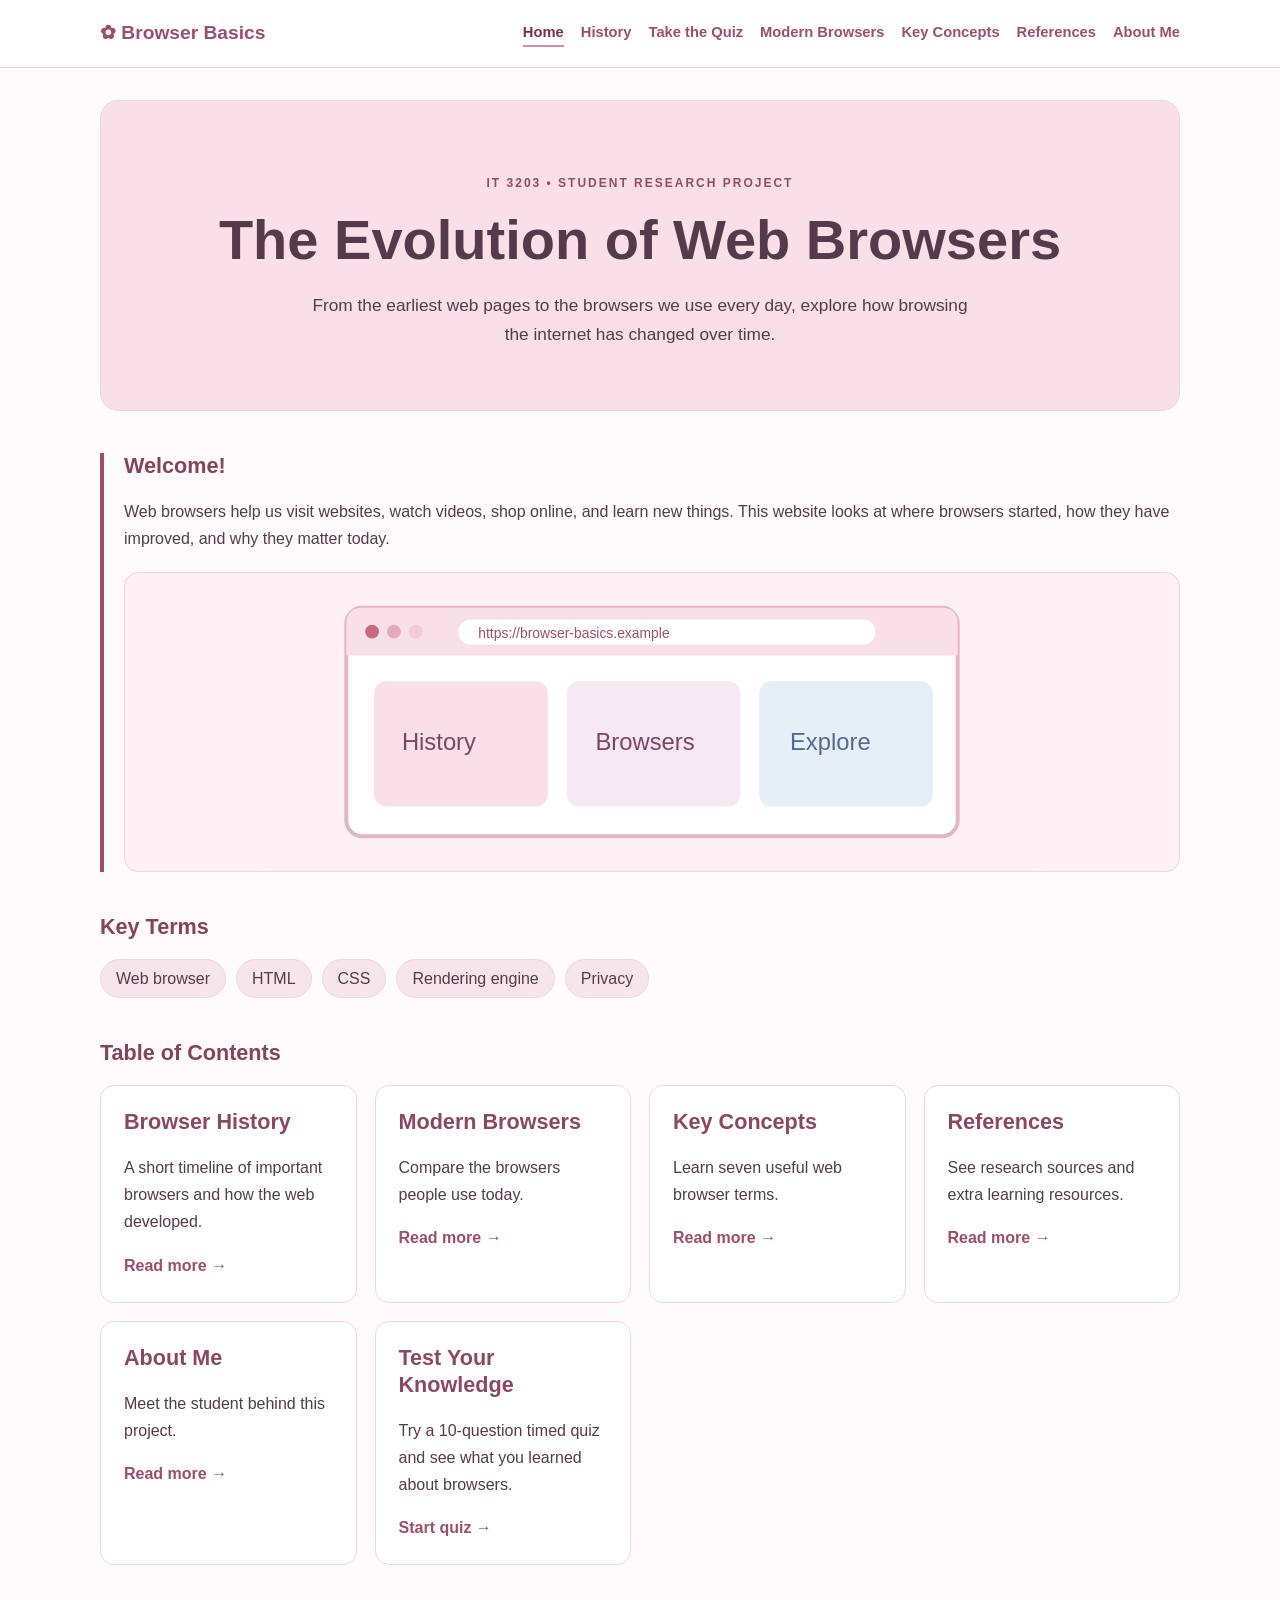
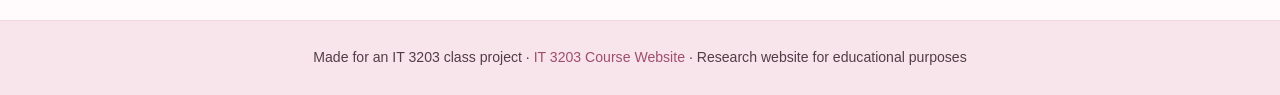
<file: index.html>
<!DOCTYPE html>

<html lang="en">
<head>
<meta charset="utf-8"/>
<meta content="width=device-width, initial-scale=1.0" name="viewport"/>
<meta content="A student research website about the evolution of web browsers." name="description"/>
<title>Home | The Evolution of Web Browsers</title>
<link href="style.css" rel="stylesheet"/>
</head>
<body>
<!-- Shared header and navigation appear on every page. -->
<header class="site-header"><div class="container header-inner"><a class="brand" href="index.html">✿ Browser Basics</a><nav aria-label="Main navigation"><a aria-current="page" href="index.html">Home</a>
<a href="history.html">History</a>
<a href="quiz.html">Take the Quiz</a><a href="modern.html">Modern Browsers</a>
<a href="concepts.html">Key Concepts</a>
<a href="references.html">References</a>
<a href="about.html">About Me</a></nav></div></header>
<main class="container"><section class="hero"><p class="eyebrow">IT 3203 • Student Research Project</p><h1>The Evolution of Web Browsers</h1><p class="hero-text">From the earliest web pages to the browsers we use every day, explore how browsing the internet has changed over time.</p></section><section class="section" id="welcome-section"><h2>Welcome!</h2><p>Web browsers help us visit websites, watch videos, shop online, and learn new things. This website looks at where browsers started, how they have improved, and why they matter today.</p><img alt="Illustration of a browser window with a search bar and colorful cards" class="feature-image" src="images/browser-illustration.svg"/></section><section class="section"><h2>Key Terms</h2><ul class="tag-list"><li>Web browser</li><li>HTML</li><li>CSS</li><li>Rendering engine</li><li>Privacy</li></ul></section><section class="section"><h2>Table of Contents</h2><div class="card-grid"><article class="card"><h2>Browser History</h2><p>A short timeline of important browsers and how the web developed.</p><a href="history.html">Read more →</a></article><article class="card"><h2>Modern Browsers</h2><p>Compare the browsers people use today.</p><a href="modern.html">Read more →</a></article><article class="card"><h2>Key Concepts</h2><p>Learn seven useful web browser terms.</p><a href="concepts.html">Read more →</a></article><article class="card"><h2>References</h2><p>See research sources and extra learning resources.</p><a href="references.html">Read more →</a></article><article class="card"><h2>About Me</h2><p>Meet the student behind this project.</p><a href="about.html">Read more →</a></article><article class="card"><h2>Test Your Knowledge</h2><p>Try a 10-question timed quiz and see what you learned about browsers.</p><a href="quiz.html">Start quiz →</a></article></div></section></main>
<!-- Required course credit and link. -->
<footer class="site-footer"><div class="container">Made for an IT 3203 class project · <a href="https://ksuweb.github.io/IT3203/">IT 3203 Course Website</a> · Research website for educational purposes</div></footer>
</body>
</html>
</file>
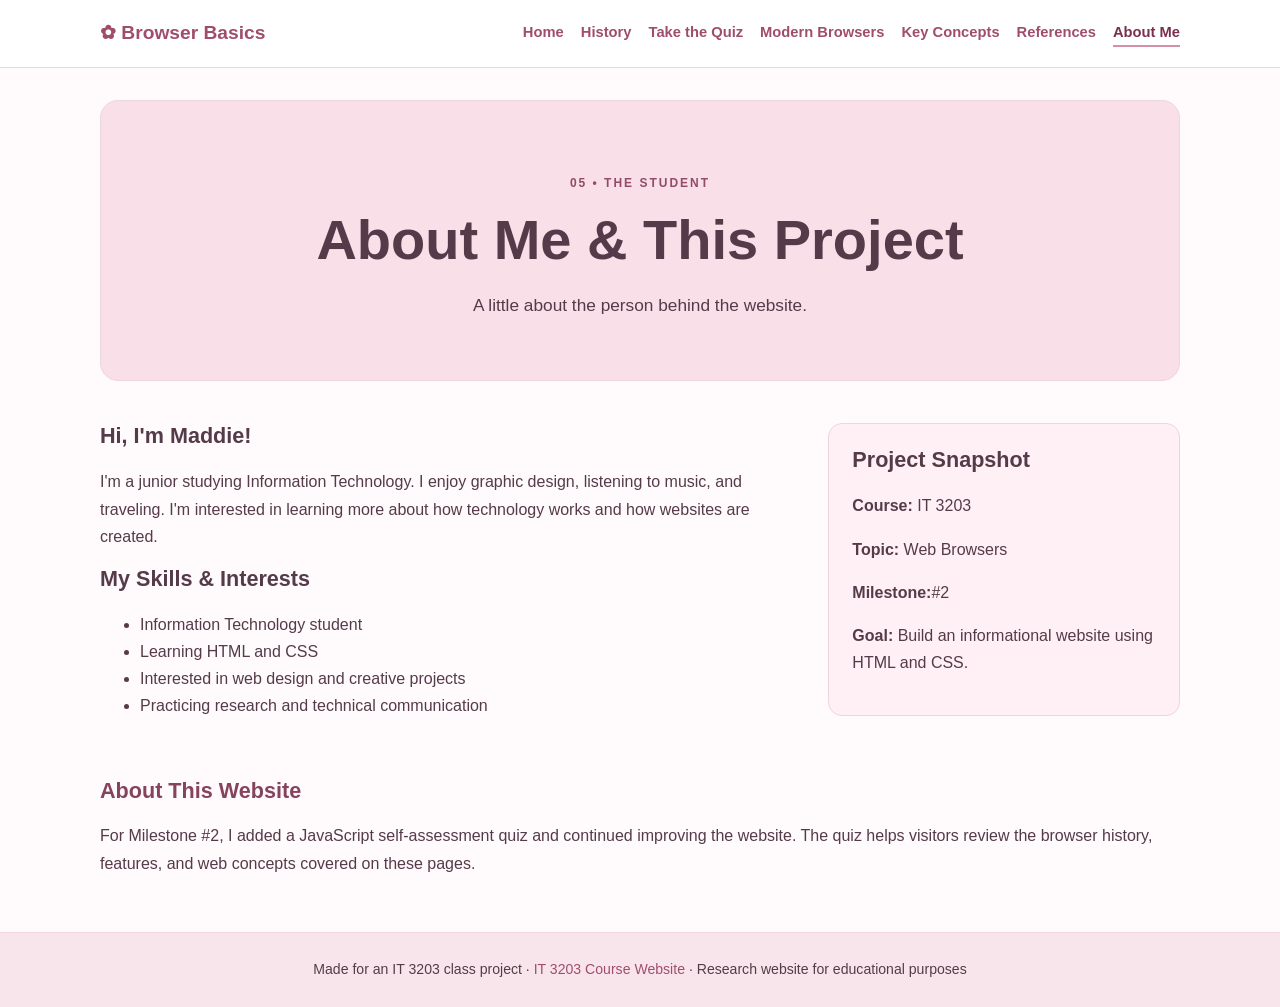
<file: about.html>
<!DOCTYPE html>

<html lang="en">
<head>
<meta charset="utf-8"/>
<meta content="width=device-width, initial-scale=1.0" name="viewport"/>
<meta content="A student research website about the evolution of web browsers." name="description"/>
<title>About Me | The Evolution of Web Browsers</title>
<link href="style.css" rel="stylesheet"/>
</head>
<body>
<!-- Shared header and navigation appear on every page. -->
<header class="site-header"><div class="container header-inner"><a class="brand" href="index.html">✿ Browser Basics</a><nav aria-label="Main navigation"><a href="index.html">Home</a>
<a href="history.html">History</a>
<a href="quiz.html">Take the Quiz</a><a href="modern.html">Modern Browsers</a>
<a href="concepts.html">Key Concepts</a>
<a href="references.html">References</a>
<a aria-current="page" href="about.html">About Me</a></nav></div></header>
<main class="container"><section class="hero"><p class="eyebrow">05 • THE STUDENT</p><h1>About Me &amp; This Project</h1><p class="hero-text">A little about the person behind the website.</p></section><section class="section about-layout"><div><h2>Hi, I'm Maddie!</h2><p>I'm a junior studying Information Technology. I enjoy graphic design, listening to music, and traveling. I'm interested in learning more about how technology works and how websites are created.</p><h2>My Skills &amp; Interests</h2><ul><li>Information Technology student</li><li>Learning HTML and CSS</li><li>Interested in web design and creative projects</li><li>Practicing research and technical communication</li></ul></div><aside class="about-card"><h2>Project Snapshot</h2><p><strong>Course:</strong> IT 3203</p><p><strong>Topic:</strong> Web Browsers</p><p><strong>Milestone:</strong>#2</p><p><strong>Goal:</strong> Build an informational website using HTML and CSS.</p></aside></section><section class="section"><h2>About This Website</h2><p>For Milestone #2, I added a JavaScript self-assessment quiz and continued improving the website. The quiz helps visitors review the browser history, features, and web concepts covered on these pages.</p></section></main>
<!-- Required course credit and link. -->
<footer class="site-footer"><div class="container">Made for an IT 3203 class project · <a href="https://ksuweb.github.io/IT3203/">IT 3203 Course Website</a> · Research website for educational purposes</div></footer>
</body>
</html>
</file>
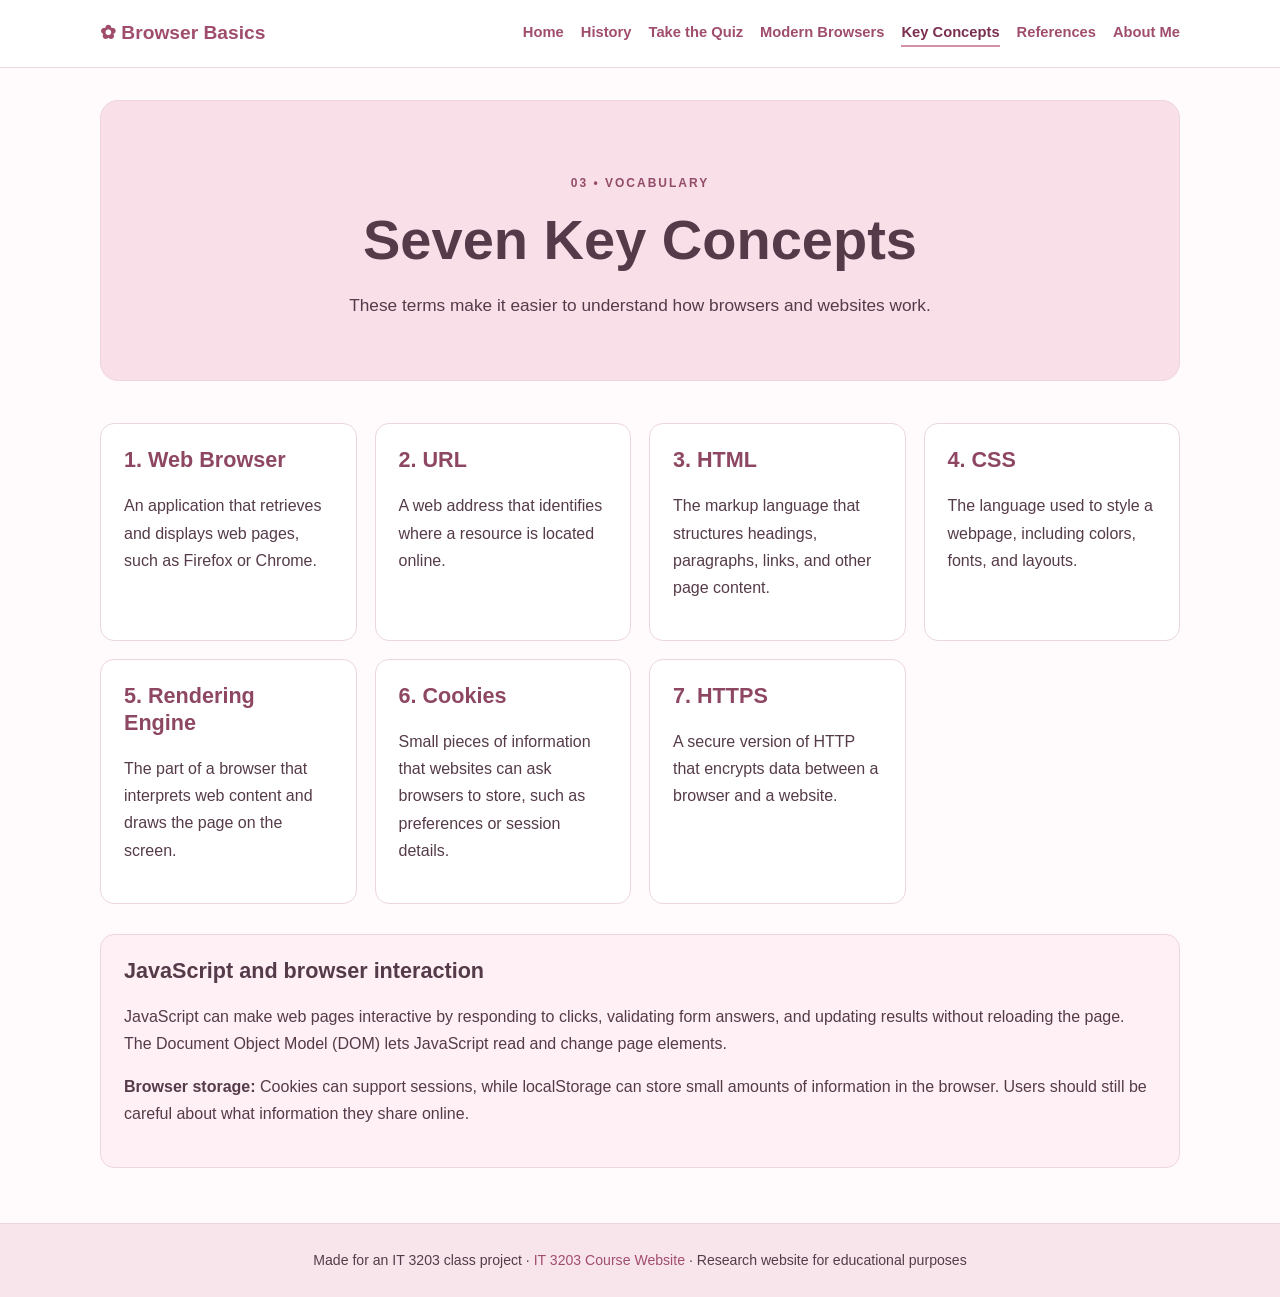
<file: concepts.html>
<!DOCTYPE html>

<html lang="en">
<head>
<meta charset="utf-8"/>
<meta content="width=device-width, initial-scale=1.0" name="viewport"/>
<meta content="A student research website about the evolution of web browsers." name="description"/>
<title>Key Concepts | The Evolution of Web Browsers</title>
<link href="style.css" rel="stylesheet"/>
</head>
<body>
<!-- Shared header and navigation appear on every page. -->
<header class="site-header"><div class="container header-inner"><a class="brand" href="index.html">✿ Browser Basics</a><nav aria-label="Main navigation"><a href="index.html">Home</a>
<a href="history.html">History</a>
<a href="quiz.html">Take the Quiz</a><a href="modern.html">Modern Browsers</a>
<a aria-current="page" href="concepts.html">Key Concepts</a>
<a href="references.html">References</a>
<a href="about.html">About Me</a></nav></div></header>
<main class="container"><section class="hero"><p class="eyebrow">03 • VOCABULARY</p><h1>Seven Key Concepts</h1><p class="hero-text">These terms make it easier to understand how browsers and websites work.</p></section><section class="section"><div class="concept-grid"><article class="concept"><h2>1. Web Browser</h2><p>An application that retrieves and displays web pages, such as Firefox or Chrome.</p></article><article class="concept"><h2>2. URL</h2><p>A web address that identifies where a resource is located online.</p></article><article class="concept"><h2>3. HTML</h2><p>The markup language that structures headings, paragraphs, links, and other page content.</p></article><article class="concept"><h2>4. CSS</h2><p>The language used to style a webpage, including colors, fonts, and layouts.</p></article><article class="concept"><h2>5. Rendering Engine</h2><p>The part of a browser that interprets web content and draws the page on the screen.</p></article><article class="concept"><h2>6. Cookies</h2><p>Small pieces of information that websites can ask browsers to store, such as preferences or session details.</p></article><article class="concept"><h2>7. HTTPS</h2><p>A secure version of HTTP that encrypts data between a browser and a website.</p></article></div><div class="note"><h2>JavaScript and browser interaction</h2><p>JavaScript can make web pages interactive by responding to clicks, validating form answers, and updating results without reloading the page. The Document Object Model (DOM) lets JavaScript read and change page elements.</p><p><strong>Browser storage:</strong> Cookies can support sessions, while localStorage can store small amounts of information in the browser. Users should still be careful about what information they share online.</p></div></section></main>
<!-- Required course credit and link. -->
<footer class="site-footer"><div class="container">Made for an IT 3203 class project · <a href="https://ksuweb.github.io/IT3203/">IT 3203 Course Website</a> · Research website for educational purposes</div></footer>
</body>
</html>
</file>
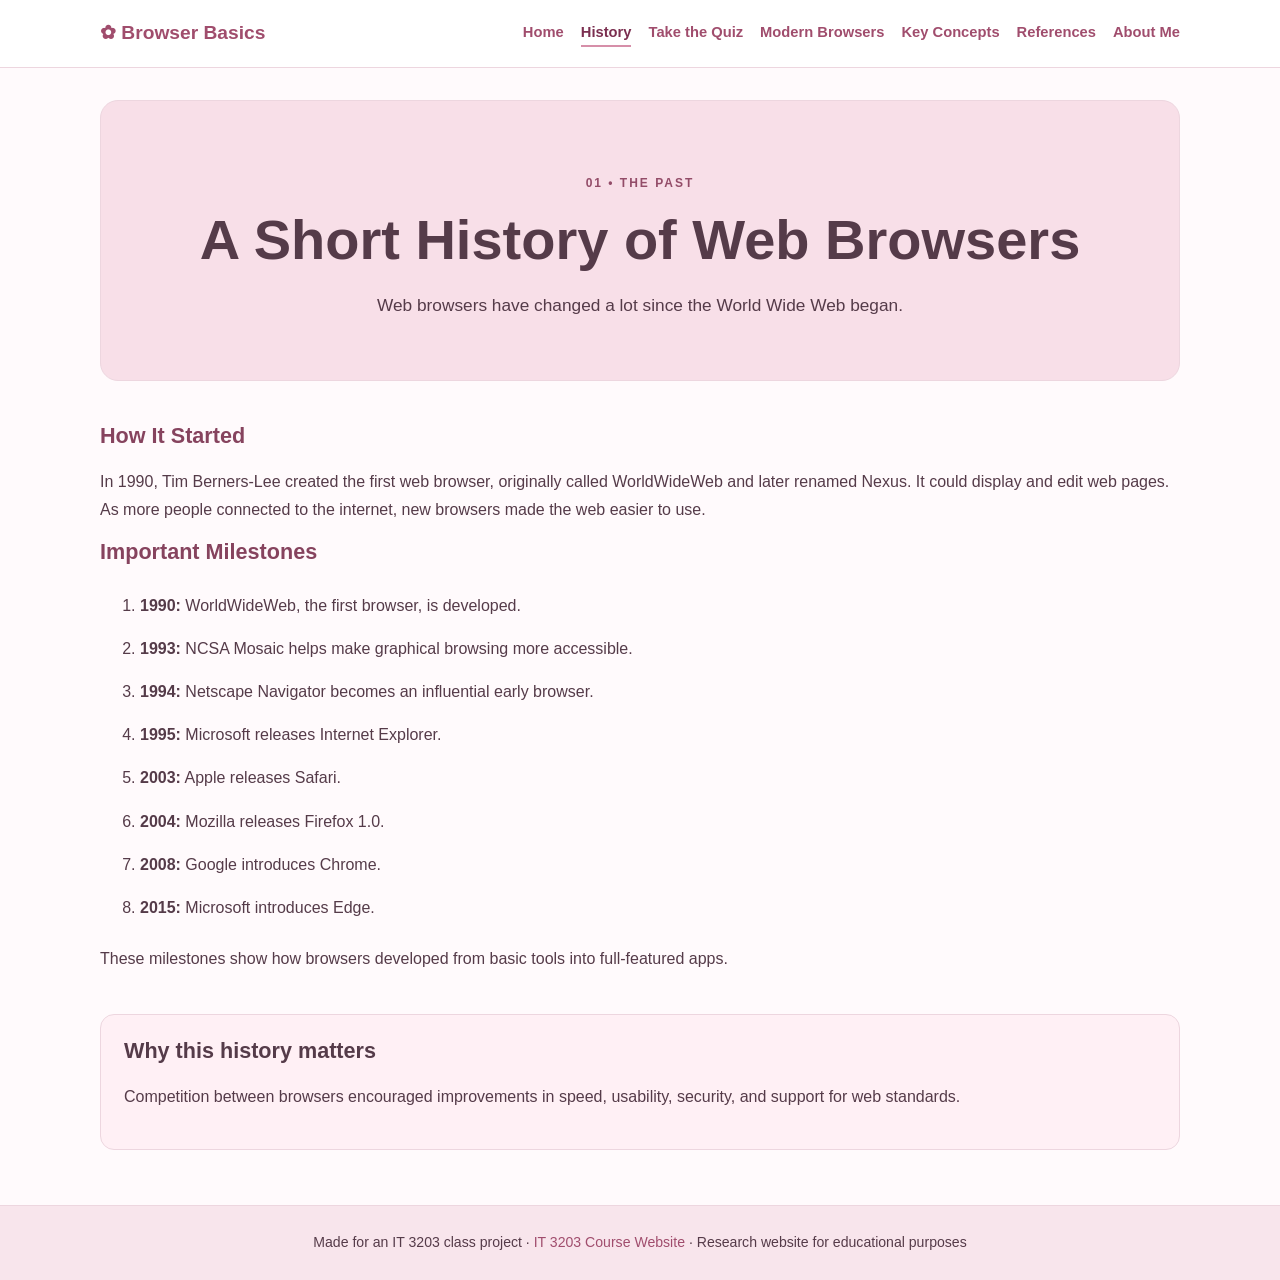
<file: history.html>
<!DOCTYPE html>

<html lang="en">
<head>
<meta charset="utf-8"/>
<meta content="width=device-width, initial-scale=1.0" name="viewport"/>
<meta content="A student research website about the evolution of web browsers." name="description"/>
<title>Browser History | The Evolution of Web Browsers</title>
<link href="style.css" rel="stylesheet"/>
</head>
<body>
<!-- Shared header and navigation appear on every page. -->
<header class="site-header"><div class="container header-inner"><a class="brand" href="index.html">✿ Browser Basics</a><nav aria-label="Main navigation"><a href="index.html">Home</a>
<a aria-current="page" href="history.html">History</a>
<a href="quiz.html">Take the Quiz</a><a href="modern.html">Modern Browsers</a>
<a href="concepts.html">Key Concepts</a>
<a href="references.html">References</a>
<a href="about.html">About Me</a></nav></div></header>
<main class="container"><section class="hero"><p class="eyebrow">01 • THE PAST</p><h1>A Short History of Web Browsers</h1><p class="hero-text">Web browsers have changed a lot since the World Wide Web began.</p></section><section class="section"><h2>How It Started</h2><p>In 1990, Tim Berners-Lee created the first web browser, originally called WorldWideWeb and later renamed Nexus. It could display and edit web pages. As more people connected to the internet, new browsers made the web easier to use.</p><h2>Important Milestones</h2><ol class="timeline"><li><strong>1990:</strong> WorldWideWeb, the first browser, is developed.</li><li><strong>1993:</strong> NCSA Mosaic helps make graphical browsing more accessible.</li><li><strong>1994:</strong> Netscape Navigator becomes an influential early browser.</li><li><strong>1995:</strong> Microsoft releases Internet Explorer.</li><li><strong>2003:</strong> Apple releases Safari.</li><li><strong>2004:</strong> Mozilla releases Firefox 1.0.</li><li><strong>2008:</strong> Google introduces Chrome.</li><li><strong>2015:</strong> Microsoft introduces Edge.</li></ol><p>These milestones show how browsers developed from basic tools into full-featured apps.</p></section><section class="note"><h2>Why this history matters</h2><p>Competition between browsers encouraged improvements in speed, usability, security, and support for web standards.</p></section></main>
<!-- Required course credit and link. -->
<footer class="site-footer"><div class="container">Made for an IT 3203 class project · <a href="https://ksuweb.github.io/IT3203/">IT 3203 Course Website</a> · Research website for educational purposes</div></footer>
</body>
</html>
</file>
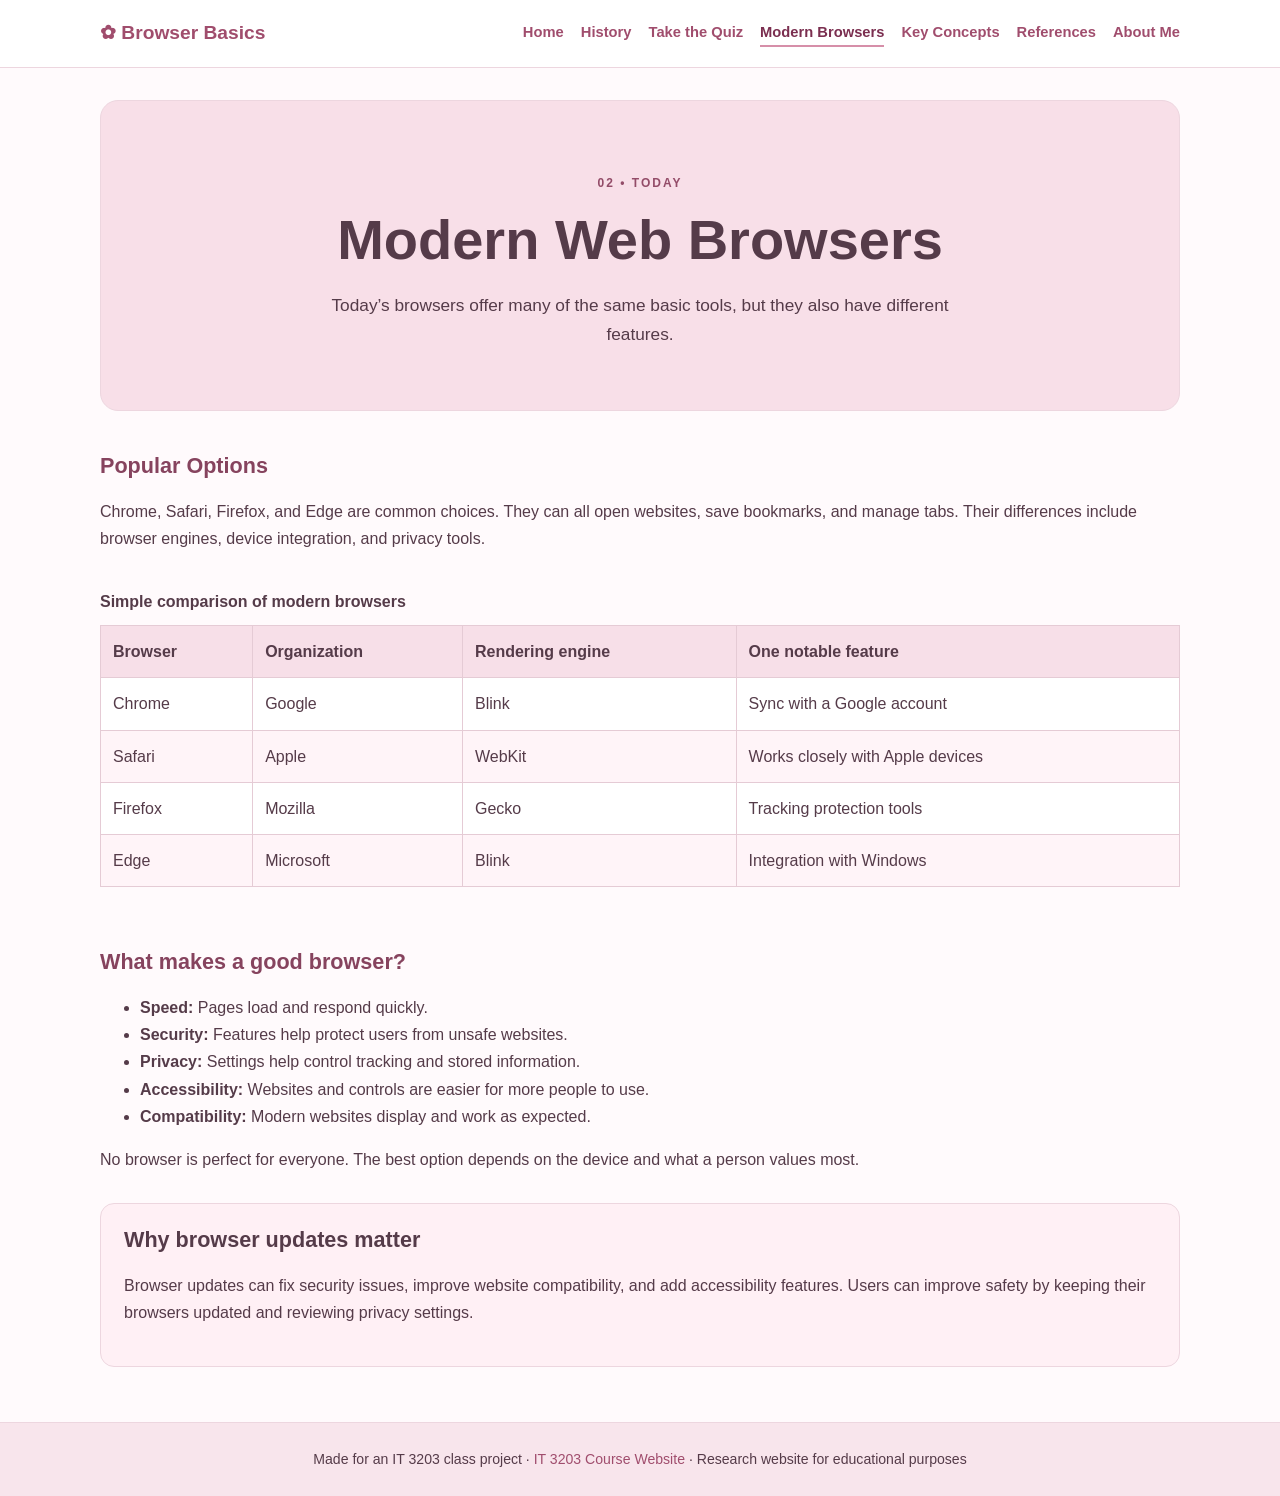
<file: modern.html>
<!DOCTYPE html>

<html lang="en">
<head>
<meta charset="utf-8"/>
<meta content="width=device-width, initial-scale=1.0" name="viewport"/>
<meta content="A student research website about the evolution of web browsers." name="description"/>
<title>Modern Browsers | The Evolution of Web Browsers</title>
<link href="style.css" rel="stylesheet"/>
</head>
<body>
<!-- Shared header and navigation appear on every page. -->
<header class="site-header"><div class="container header-inner"><a class="brand" href="index.html">✿ Browser Basics</a><nav aria-label="Main navigation"><a href="index.html">Home</a>
<a href="history.html">History</a>
<a href="quiz.html">Take the Quiz</a><a aria-current="page" href="modern.html">Modern Browsers</a>
<a href="concepts.html">Key Concepts</a>
<a href="references.html">References</a>
<a href="about.html">About Me</a></nav></div></header>
<main class="container"><section class="hero"><p class="eyebrow">02 • TODAY</p><h1>Modern Web Browsers</h1><p class="hero-text">Today’s browsers offer many of the same basic tools, but they also have different features.</p></section><section class="section"><h2>Popular Options</h2><p>Chrome, Safari, Firefox, and Edge are common choices. They can all open websites, save bookmarks, and manage tabs. Their differences include browser engines, device integration, and privacy tools.</p><div class="table-wrap"><table><caption>Simple comparison of modern browsers</caption><thead><tr><th>Browser</th><th>Organization</th><th>Rendering engine</th><th>One notable feature</th></tr></thead><tbody><tr><td>Chrome</td><td>Google</td><td>Blink</td><td>Sync with a Google account</td></tr><tr><td>Safari</td><td>Apple</td><td>WebKit</td><td>Works closely with Apple devices</td></tr><tr><td>Firefox</td><td>Mozilla</td><td>Gecko</td><td>Tracking protection tools</td></tr><tr><td>Edge</td><td>Microsoft</td><td>Blink</td><td>Integration with Windows</td></tr></tbody></table></div></section><section class="section"><h2>What makes a good browser?</h2><ul><li><strong>Speed:</strong> Pages load and respond quickly.</li><li><strong>Security:</strong> Features help protect users from unsafe websites.</li><li><strong>Privacy:</strong> Settings help control tracking and stored information.</li><li><strong>Accessibility:</strong> Websites and controls are easier for more people to use.</li><li><strong>Compatibility:</strong> Modern websites display and work as expected.</li></ul><p>No browser is perfect for everyone. The best option depends on the device and what a person values most.</p><div class="note"><h2>Why browser updates matter</h2><p>Browser updates can fix security issues, improve website compatibility, and add accessibility features. Users can improve safety by keeping their browsers updated and reviewing privacy settings.</p></div></section></main>
<!-- Required course credit and link. -->
<footer class="site-footer"><div class="container">Made for an IT 3203 class project · <a href="https://ksuweb.github.io/IT3203/">IT 3203 Course Website</a> · Research website for educational purposes</div></footer>
</body>
</html>
</file>
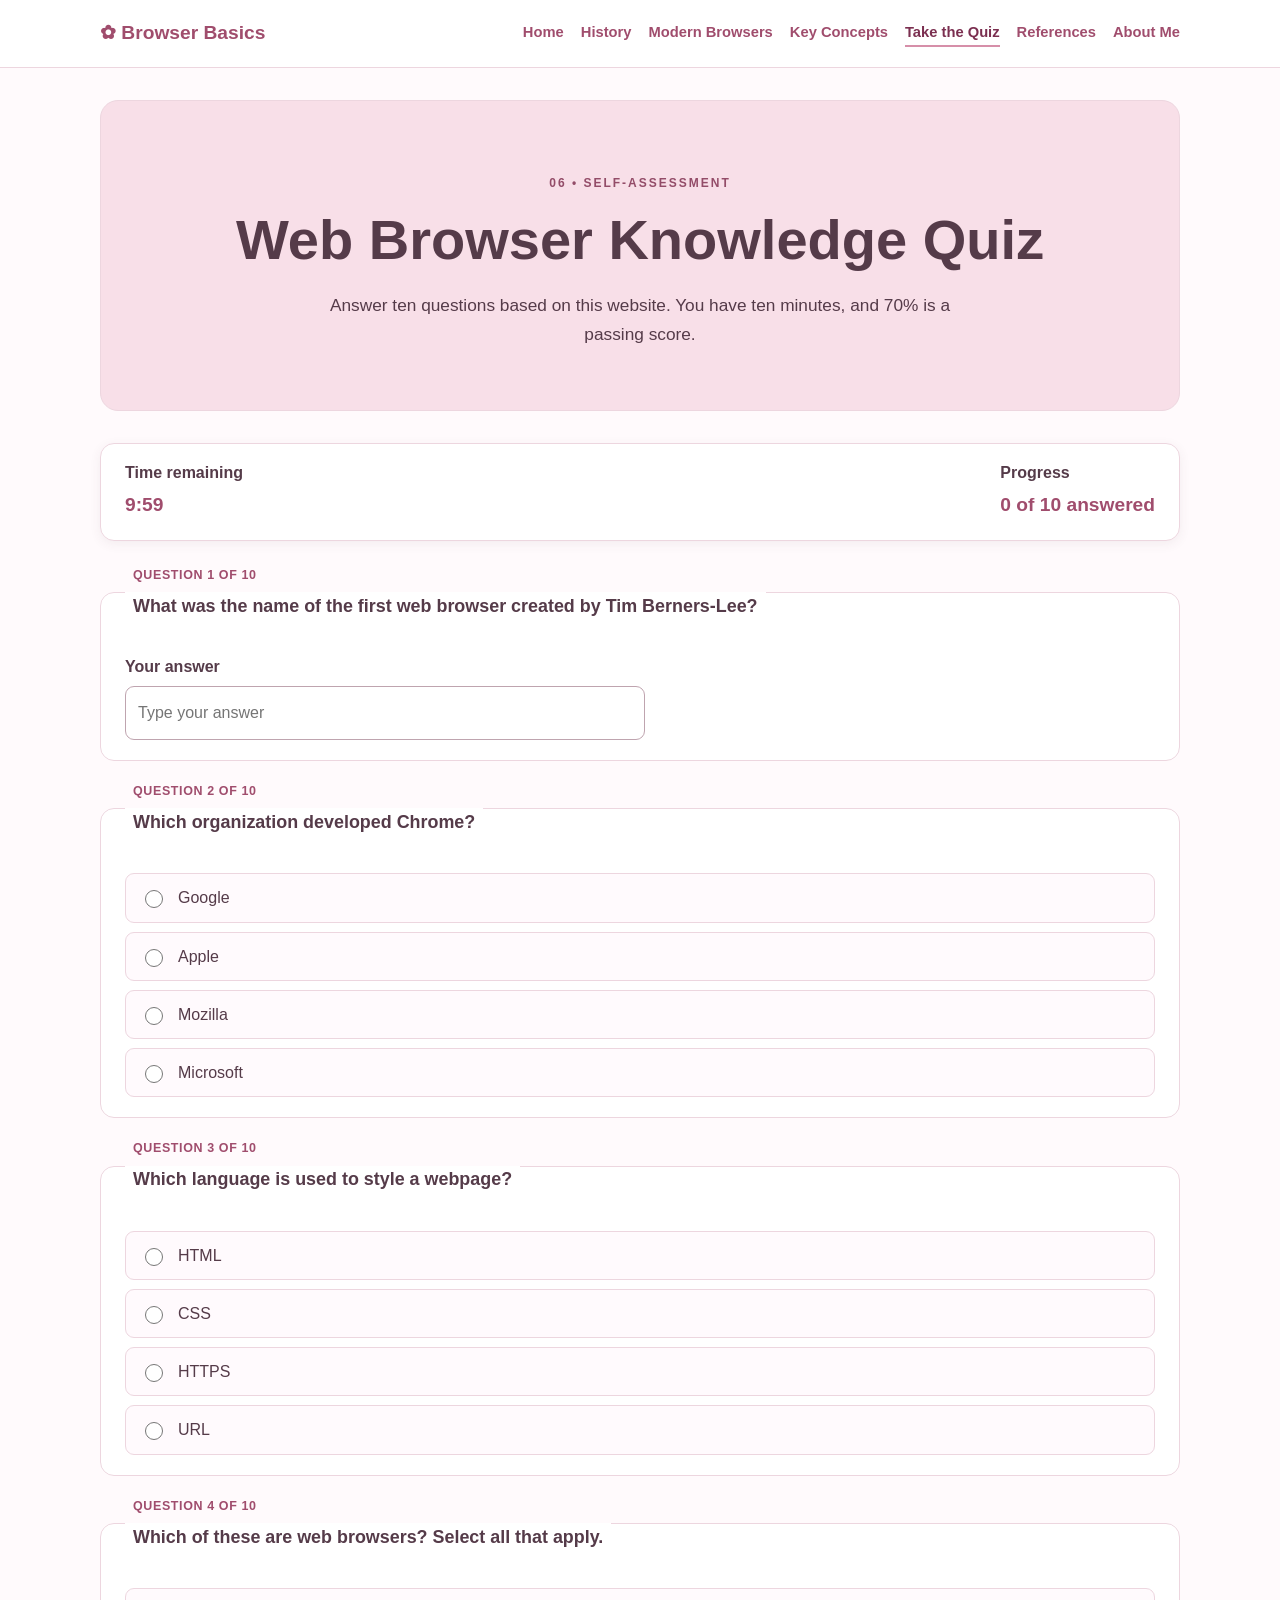
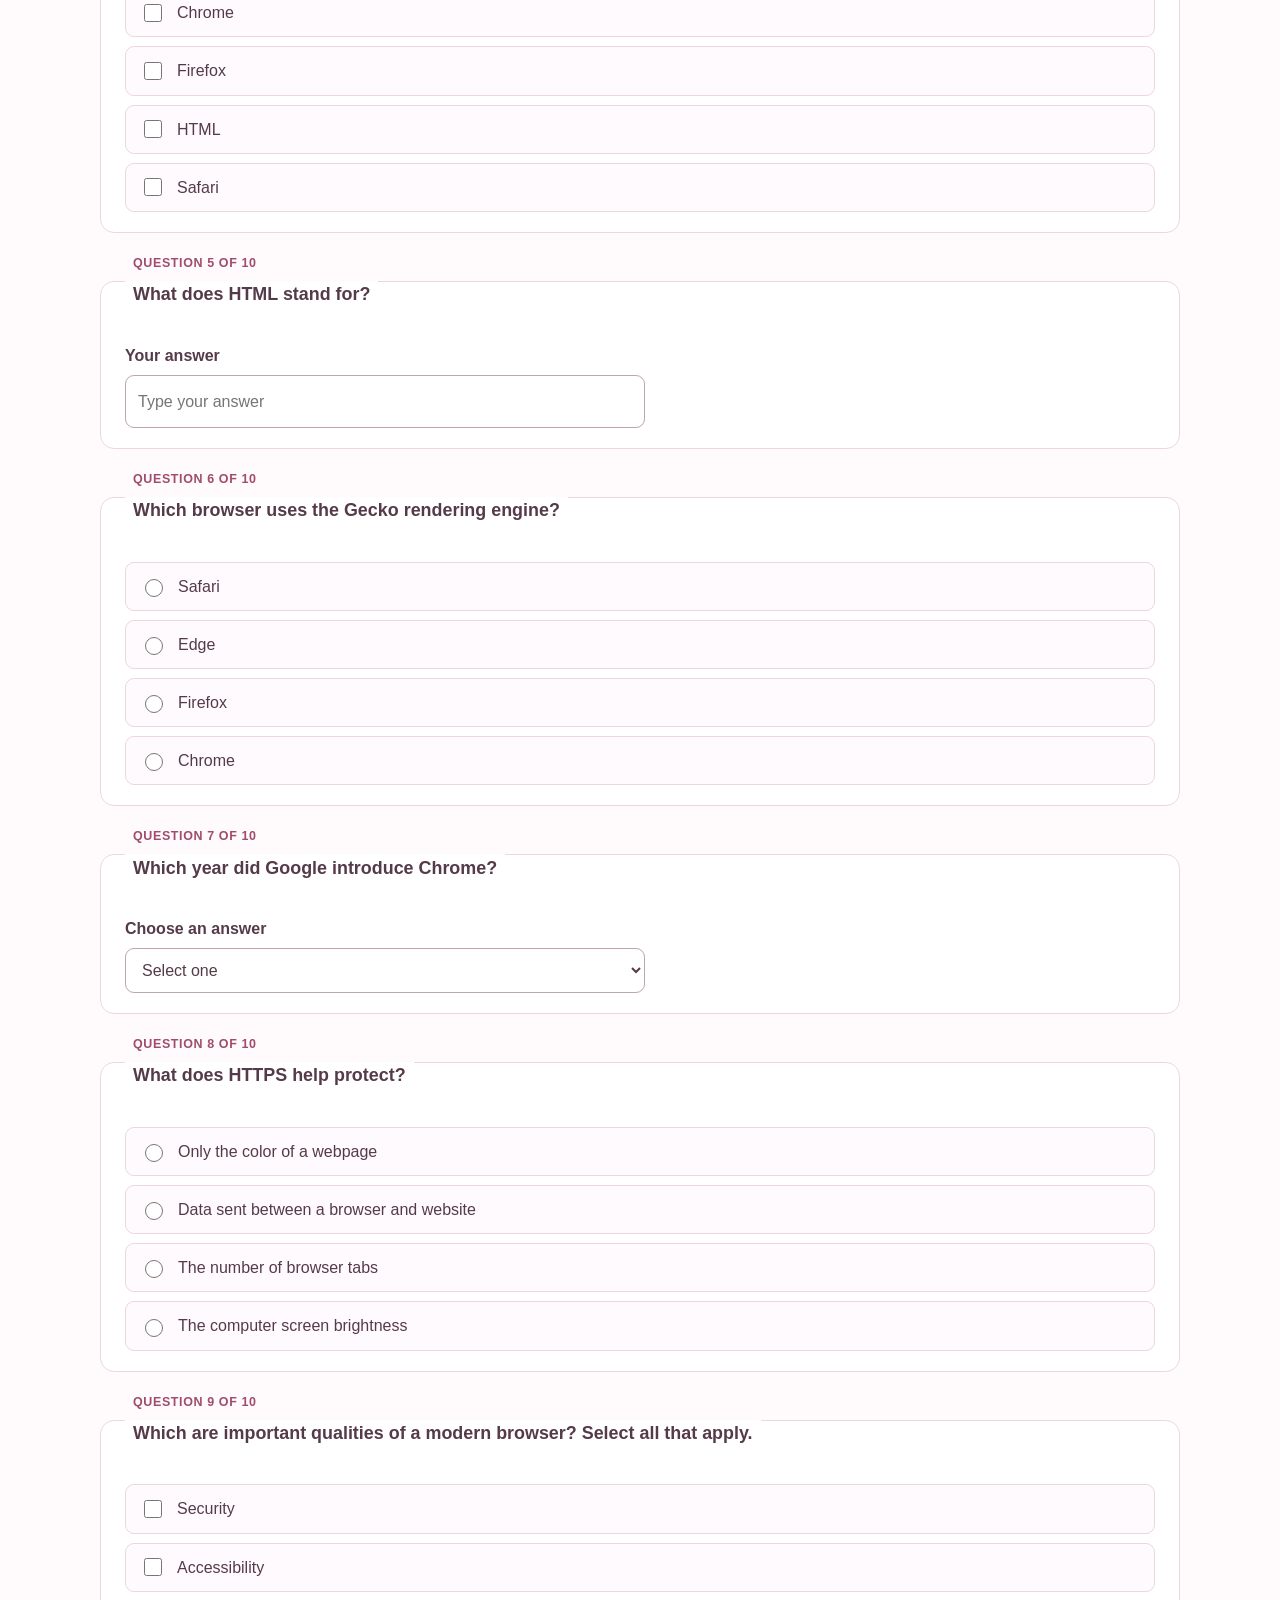
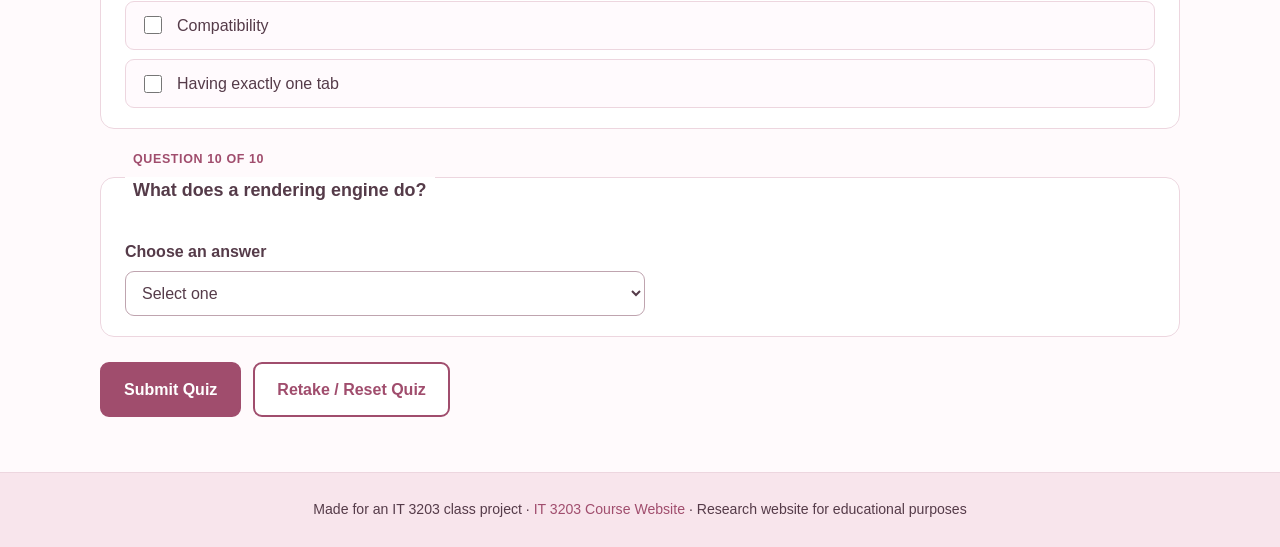
<file: quiz.html>
<!DOCTYPE html><html lang="en"><head><meta charset="UTF-8"><meta name="viewport" content="width=device-width,initial-scale=1.0"><meta name="description" content="A ten-question self-assessment quiz about the evolution of web browsers."><title>Knowledge Quiz | The Evolution of Web Browsers</title><link rel="stylesheet" href="style.css"><script src="quiz.js" defer></script></head><body><header class="site-header"><div class="container header-inner"><a class="brand" href="index.html">✿ Browser Basics</a><nav aria-label="Main navigation"><a href="index.html">Home</a><a href="history.html">History</a><a href="modern.html">Modern Browsers</a><a href="concepts.html">Key Concepts</a><a href="quiz.html" aria-current="page">Take the Quiz</a><a href="references.html">References</a><a href="about.html">About Me</a></nav></div></header><main class="container"><section class="hero"><p class="eyebrow">06 • SELF-ASSESSMENT</p><h1>Web Browser Knowledge Quiz</h1><p class="hero-text">Answer ten questions based on this website. You have ten minutes, and 70% is a passing score.</p></section><div class="quiz-toolbar"><div><strong>Time remaining</strong><p id="timer" role="timer" aria-live="off">10:00</p></div><div><strong>Progress</strong><p id="progress">0 of 10 answered</p></div></div><section id="results" class="results-panel" tabindex="-1" aria-live="polite" hidden></section><form id="quiz-form" novalidate><fieldset class="question-card" id="question-1"><legend><span class="question-number">Question 1 of 10</span> What was the name of the first web browser created by Tim Berners-Lee?</legend><label for="q1">Your answer</label><input id="q1" name="q1" type="text" autocomplete="off" placeholder="Type your answer"><div class="question-feedback" id="feedback-1" hidden></div></fieldset>
<fieldset class="question-card" id="question-2"><legend><span class="question-number">Question 2 of 10</span> Which organization developed Chrome?</legend><div class="answer-options"><label class="answer-option"><input type="radio" name="q2" value="0"><span>Google</span></label><label class="answer-option"><input type="radio" name="q2" value="1"><span>Apple</span></label><label class="answer-option"><input type="radio" name="q2" value="2"><span>Mozilla</span></label><label class="answer-option"><input type="radio" name="q2" value="3"><span>Microsoft</span></label></div><div class="question-feedback" id="feedback-2" hidden></div></fieldset>
<fieldset class="question-card" id="question-3"><legend><span class="question-number">Question 3 of 10</span> Which language is used to style a webpage?</legend><div class="answer-options"><label class="answer-option"><input type="radio" name="q3" value="0"><span>HTML</span></label><label class="answer-option"><input type="radio" name="q3" value="1"><span>CSS</span></label><label class="answer-option"><input type="radio" name="q3" value="2"><span>HTTPS</span></label><label class="answer-option"><input type="radio" name="q3" value="3"><span>URL</span></label></div><div class="question-feedback" id="feedback-3" hidden></div></fieldset>
<fieldset class="question-card" id="question-4"><legend><span class="question-number">Question 4 of 10</span> Which of these are web browsers? Select all that apply.</legend><div class="answer-options"><label class="answer-option"><input type="checkbox" name="q4" value="0"><span>Chrome</span></label><label class="answer-option"><input type="checkbox" name="q4" value="1"><span>Firefox</span></label><label class="answer-option"><input type="checkbox" name="q4" value="2"><span>HTML</span></label><label class="answer-option"><input type="checkbox" name="q4" value="3"><span>Safari</span></label></div><div class="question-feedback" id="feedback-4" hidden></div></fieldset>
<fieldset class="question-card" id="question-5"><legend><span class="question-number">Question 5 of 10</span> What does HTML stand for?</legend><label for="q5">Your answer</label><input id="q5" name="q5" type="text" autocomplete="off" placeholder="Type your answer"><div class="question-feedback" id="feedback-5" hidden></div></fieldset>
<fieldset class="question-card" id="question-6"><legend><span class="question-number">Question 6 of 10</span> Which browser uses the Gecko rendering engine?</legend><div class="answer-options"><label class="answer-option"><input type="radio" name="q6" value="0"><span>Safari</span></label><label class="answer-option"><input type="radio" name="q6" value="1"><span>Edge</span></label><label class="answer-option"><input type="radio" name="q6" value="2"><span>Firefox</span></label><label class="answer-option"><input type="radio" name="q6" value="3"><span>Chrome</span></label></div><div class="question-feedback" id="feedback-6" hidden></div></fieldset>
<fieldset class="question-card" id="question-7"><legend><span class="question-number">Question 7 of 10</span> Which year did Google introduce Chrome?</legend><label for="q7">Choose an answer</label><select id="q7" name="q7"><option value="">Select one</option><option value="0">1990</option><option value="1">1995</option><option value="2">2004</option><option value="3">2008</option></select><div class="question-feedback" id="feedback-7" hidden></div></fieldset>
<fieldset class="question-card" id="question-8"><legend><span class="question-number">Question 8 of 10</span> What does HTTPS help protect?</legend><div class="answer-options"><label class="answer-option"><input type="radio" name="q8" value="0"><span>Only the color of a webpage</span></label><label class="answer-option"><input type="radio" name="q8" value="1"><span>Data sent between a browser and website</span></label><label class="answer-option"><input type="radio" name="q8" value="2"><span>The number of browser tabs</span></label><label class="answer-option"><input type="radio" name="q8" value="3"><span>The computer screen brightness</span></label></div><div class="question-feedback" id="feedback-8" hidden></div></fieldset>
<fieldset class="question-card" id="question-9"><legend><span class="question-number">Question 9 of 10</span> Which are important qualities of a modern browser? Select all that apply.</legend><div class="answer-options"><label class="answer-option"><input type="checkbox" name="q9" value="0"><span>Security</span></label><label class="answer-option"><input type="checkbox" name="q9" value="1"><span>Accessibility</span></label><label class="answer-option"><input type="checkbox" name="q9" value="2"><span>Compatibility</span></label><label class="answer-option"><input type="checkbox" name="q9" value="3"><span>Having exactly one tab</span></label></div><div class="question-feedback" id="feedback-9" hidden></div></fieldset>
<fieldset class="question-card" id="question-10"><legend><span class="question-number">Question 10 of 10</span> What does a rendering engine do?</legend><label for="q10">Choose an answer</label><select id="q10" name="q10"><option value="">Select one</option><option value="0">Stores passwords on paper</option><option value="1">Interprets web content and displays the page</option><option value="2">Creates an internet connection</option><option value="3">Replaces the operating system</option></select><div class="question-feedback" id="feedback-10" hidden></div></fieldset><div class="quiz-actions"><button class="primary-button" type="submit" id="submit-quiz">Submit Quiz</button><button class="secondary-button" type="button" id="reset-quiz">Retake / Reset Quiz</button></div></form></main><footer class="site-footer"><div class="container">Made for an IT 3203 class project · <a href="https://ksuweb.github.io/IT3203/">IT 3203 Course Website</a> · Research website for educational purposes</div></footer></body></html>
</file>
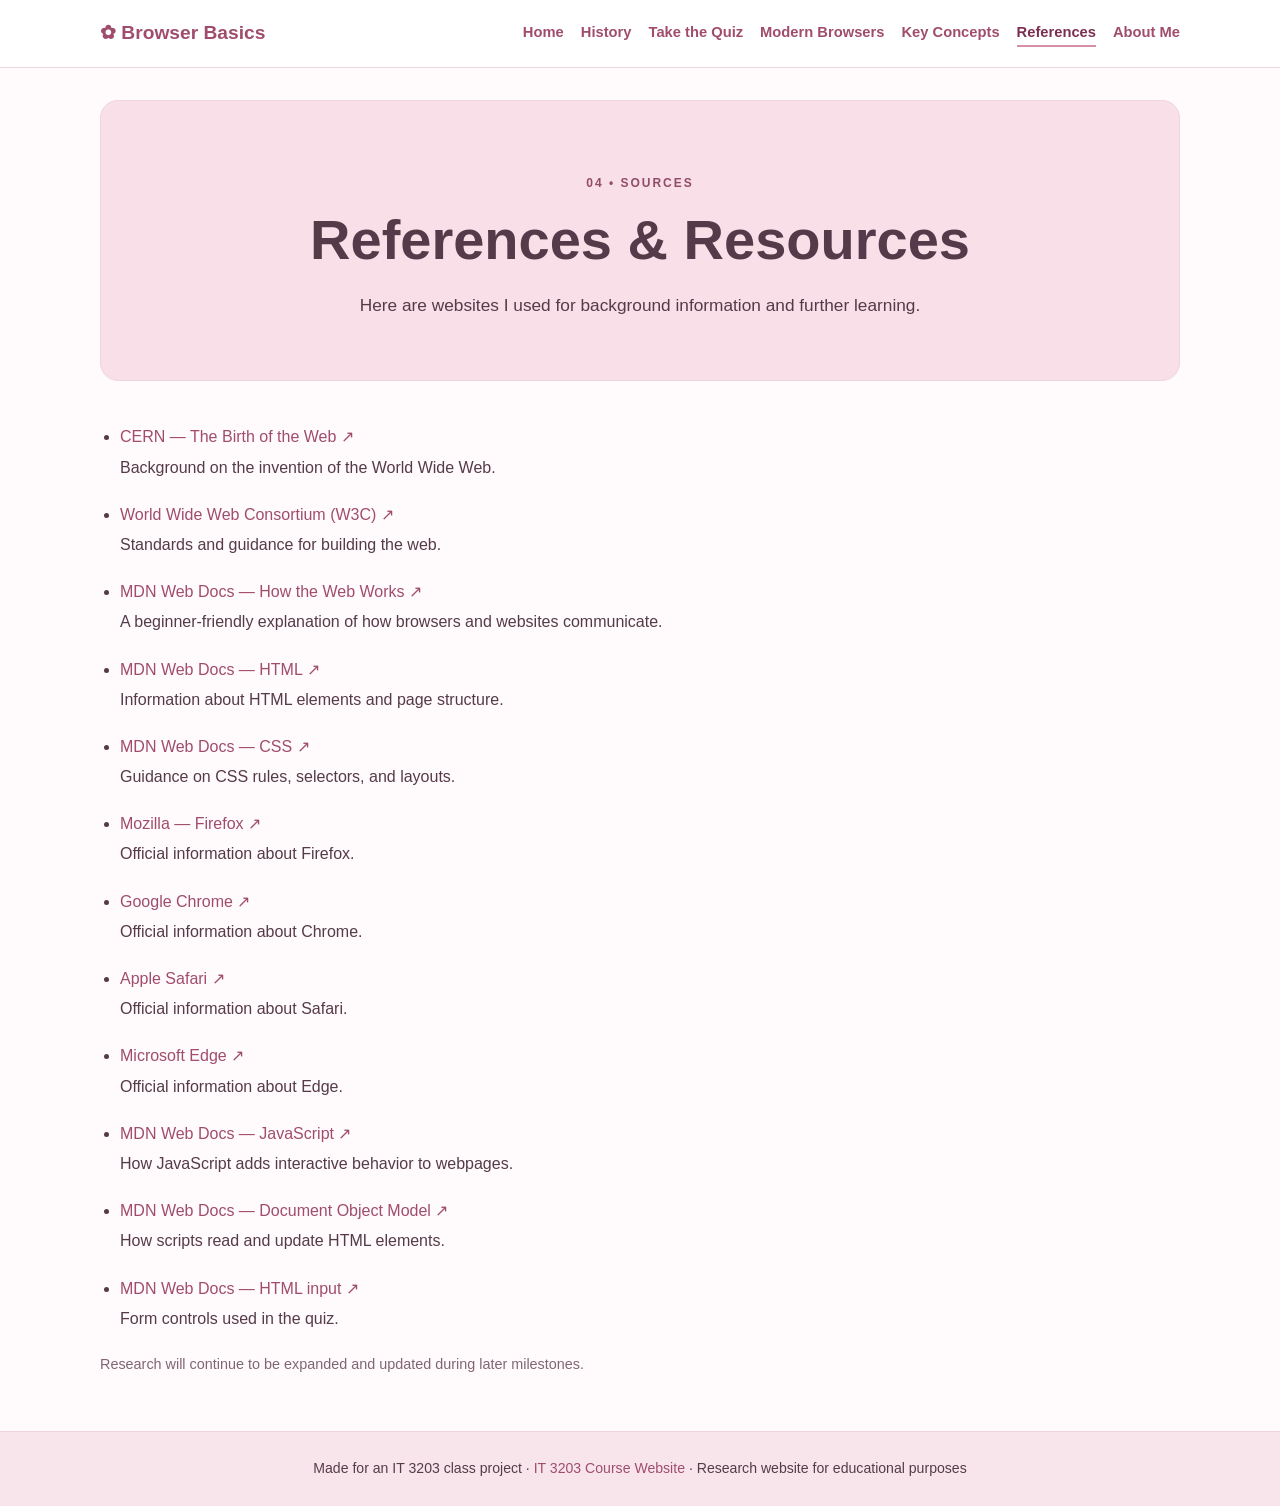
<file: references.html>
<!DOCTYPE html>

<html lang="en">
<head>
<meta charset="utf-8"/>
<meta content="width=device-width, initial-scale=1.0" name="viewport"/>
<meta content="A student research website about the evolution of web browsers." name="description"/>
<title>References | The Evolution of Web Browsers</title>
<link href="style.css" rel="stylesheet"/>
</head>
<body>
<!-- Shared header and navigation appear on every page. -->
<header class="site-header"><div class="container header-inner"><a class="brand" href="index.html">✿ Browser Basics</a><nav aria-label="Main navigation"><a href="index.html">Home</a>
<a href="history.html">History</a>
<a href="quiz.html">Take the Quiz</a><a href="modern.html">Modern Browsers</a>
<a href="concepts.html">Key Concepts</a>
<a aria-current="page" href="references.html">References</a>
<a href="about.html">About Me</a></nav></div></header>
<main class="container"><section class="hero"><p class="eyebrow">04 • SOURCES</p><h1>References &amp; Resources</h1><p class="hero-text">Here are websites I used for background information and further learning.</p></section><section class="section"><ul class="resource-list"><li><a href="https://home.cern/science/computing/birth-web" rel="noopener noreferrer" target="_blank">CERN — The Birth of the Web ↗</a><p>Background on the invention of the World Wide Web.</p></li><li><a href="https://www.w3.org/" rel="noopener noreferrer" target="_blank">World Wide Web Consortium (W3C) ↗</a><p>Standards and guidance for building the web.</p></li><li><a href="https://developer.mozilla.org/en-US/docs/Learn_web_development/Getting_started/Web_standards/How_the_web_works" rel="noopener noreferrer" target="_blank">MDN Web Docs — How the Web Works ↗</a><p>A beginner-friendly explanation of how browsers and websites communicate.</p></li><li><a href="https://developer.mozilla.org/en-US/docs/Web/HTML" rel="noopener noreferrer" target="_blank">MDN Web Docs — HTML ↗</a><p>Information about HTML elements and page structure.</p></li><li><a href="https://developer.mozilla.org/en-US/docs/Web/CSS" rel="noopener noreferrer" target="_blank">MDN Web Docs — CSS ↗</a><p>Guidance on CSS rules, selectors, and layouts.</p></li><li><a href="https://www.mozilla.org/en-US/firefox/" rel="noopener noreferrer" target="_blank">Mozilla — Firefox ↗</a><p>Official information about Firefox.</p></li><li><a href="https://www.google.com/chrome/" rel="noopener noreferrer" target="_blank">Google Chrome ↗</a><p>Official information about Chrome.</p></li><li><a href="https://www.apple.com/safari/" rel="noopener noreferrer" target="_blank">Apple Safari ↗</a><p>Official information about Safari.</p></li><li><a href="https://www.microsoft.com/edge" rel="noopener noreferrer" target="_blank">Microsoft Edge ↗</a><p>Official information about Edge.</p></li><li><a href="https://developer.mozilla.org/en-US/docs/Web/JavaScript" rel="noopener noreferrer" target="_blank">MDN Web Docs — JavaScript ↗</a><p>How JavaScript adds interactive behavior to webpages.</p></li><li><a href="https://developer.mozilla.org/en-US/docs/Web/API/Document_Object_Model" rel="noopener noreferrer" target="_blank">MDN Web Docs — Document Object Model ↗</a><p>How scripts read and update HTML elements.</p></li><li><a href="https://developer.mozilla.org/en-US/docs/Web/HTML/Element/input" rel="noopener noreferrer" target="_blank">MDN Web Docs — HTML input ↗</a><p>Form controls used in the quiz.</p></li></ul><p class="small-text">Research will continue to be expanded and updated during later milestones.</p></section></main>
<!-- Required course credit and link. -->
<footer class="site-footer"><div class="container">Made for an IT 3203 class project · <a href="https://ksuweb.github.io/IT3203/">IT 3203 Course Website</a> · Research website for educational purposes</div></footer>
</body>
</html>
</file>
<file: style.css>
/* IT 3203 Milestone 1: One stylesheet shared by all six pages. */
/* Element selectors: body, h1, a, table, etc. */
:root { --pink:#f8dfe8; --rose:#a04d6d; --dark:#553b49; --line:#edd6df; --white:#fff; }
* { box-sizing:border-box; }
body { margin:0; color:var(--dark); background:#fffafc; font-family:Arial, Helvetica, sans-serif; line-height:1.7; }
h1,h2 { line-height:1.25; } h1 { font-size:clamp(2rem,5vw,3.5rem); margin:0 0 16px; } h2 { font-size:1.35rem; margin-top:0; }
a { color:var(--rose); text-decoration:none; } a:hover { text-decoration:underline; color:#75324f; }
.container { width:min(1080px,92%); margin:0 auto; }
.site-header { background:white; border-bottom:1px solid var(--line); }
.header-inner { display:flex; flex-wrap:wrap; align-items:center; justify-content:space-between; gap:12px; padding:17px 0; }
.brand { font-weight:800; font-size:1.2rem; }
nav { display:flex; flex-wrap:wrap; gap:8px 17px; } nav a { font-size:.92rem; font-weight:600; }
/* Attribute selector: highlights the current page in the menu. */
nav a[aria-current="page"] { color:#7b2f50; border-bottom:2px solid #d68fa9; }
.hero { background:var(--pink); text-align:center; border:1px solid var(--line); border-radius:18px; padding:60px 30px; margin:32px 0; }
.eyebrow { color:#934c68; text-transform:uppercase; letter-spacing:2px; font-size:.75rem; font-weight:700; }
.hero-text { max-width:680px; margin:0 auto; font-size:1.08rem; }
.section { margin:42px 0; } .section > h2 { color:#86435e; }
.feature-image { display:block; width:100%; max-height:300px; object-fit:contain; border-radius:14px; margin:20px 0; background:#fff1f6; border:1px solid var(--line); }
/* Class selectors and CSS Grid create responsive content cards. */
.card-grid,.concept-grid { display:grid; grid-template-columns:repeat(auto-fit,minmax(235px,1fr)); gap:18px; }
.card,.concept,.about-card,.note { background:white; padding:23px; border:1px solid var(--line); border-radius:14px; }
.card h2,.concept h2 { color:#8e4763; } .card a { font-weight:700; }
.tag-list { display:flex; flex-wrap:wrap; gap:10px; padding:0; list-style:none; }
.tag-list li { background:#f8e5ec; border:1px solid var(--line); border-radius:30px; padding:5px 15px; }
.timeline li { padding:8px 0; } .note { background:#fff0f5; margin:30px 0; }
.table-wrap { overflow-x:auto; } table { width:100%; border-collapse:collapse; background:white; margin:20px 0; }
caption { text-align:left; font-weight:bold; margin-bottom:10px; } th,td { border:1px solid #e5cbd5; padding:12px; text-align:left; }
th { background:#f7dfe8; } tr:nth-child(even) { background:#fff4f8; }
.resource-list { padding-left:20px; } .resource-list li { margin-bottom:20px; } .resource-list p { margin:3px 0; }
.about-layout { display:grid; grid-template-columns:2fr 1fr; gap:25px; } .about-card { background:#fff0f5; align-self:start; }
.small-text { font-size:.9rem; color:#806673; } .site-footer { margin-top:55px; padding:25px 0; background:#f8e5ec; text-align:center; font-size:.88rem; border-top:1px solid var(--line); }
/* Responsive layout for phones and small screens. */
@media(max-width:700px) { .header-inner { justify-content:center; } nav { justify-content:center; } .hero { padding:40px 18px; } .about-layout { grid-template-columns:1fr; } }

/* Milestone #2: responsive, accessible quiz controls and results. */
.quiz-toolbar {display:flex;flex-wrap:wrap;gap:18px;justify-content:space-between;background:white;border:1px solid var(--line);padding:15px 24px;border-radius:14px;margin-bottom:24px;position:sticky;top:0;z-index:5;box-shadow:0 3px 12px #553b4912}
.quiz-toolbar p {margin:3px 0;font-size:1.2rem;font-weight:700;color:var(--rose)}
.quiz-toolbar .time-warning {color:#a52837}
.question-card {min-width:0;border:1px solid var(--line);border-radius:14px;padding:20px 24px;margin:20px 0;background:white}
.question-card legend {font-size:1.12rem;font-weight:700;color:var(--dark);padding:0 8px;max-width:100%}
.question-number {display:block;font-size:.78rem;letter-spacing:.05em;text-transform:uppercase;color:var(--rose);margin-bottom:5px}
.question-card label:not(.answer-option) {display:block;margin:12px 0 6px;font-weight:600}
.question-card input[type=text],.question-card select {display:block;width:100%;max-width:520px;padding:12px;border:1px solid #bfa4af;border-radius:9px;background:white;font:inherit;color:var(--dark)}
.answer-options {display:grid;gap:9px;margin-top:16px}
.answer-option {display:flex;align-items:center;gap:12px;border:1px solid var(--line);border-radius:9px;padding:10px 14px;cursor:pointer;background:#fffafd}
.answer-option:hover {background:#fff0f5}
.answer-option input {width:18px;height:18px;accent-color:var(--rose);flex-shrink:0}
.question-feedback {margin-top:16px;padding:12px 15px;border-radius:8px;font-weight:600}
.question-feedback.correct {background:#e4f5eb;color:#165d35}
.question-feedback.incorrect {background:#fff0ed;color:#9a2c29}
.question-correct {border-color:#83b99a}.question-incorrect {border-color:#dc9a96}
.quiz-actions {display:flex;gap:12px;flex-wrap:wrap;margin:25px 0}
.primary-button,.secondary-button {font:inherit;font-weight:700;border-radius:9px;padding:12px 22px;cursor:pointer}
.primary-button {background:var(--rose);color:white;border:2px solid var(--rose)}
.secondary-button {background:white;color:var(--rose);border:2px solid var(--rose)}
button:disabled {opacity:.55;cursor:not-allowed}
.results-panel {padding:22px 26px;border-radius:14px;border:2px solid;margin:22px 0;background:white}
.results-panel.pass {border-color:#4c9b70;background:#edf8f1}.results-panel.fail {border-color:#c76a65;background:#fff1ef}
.results-panel h2 {margin:0 0 10px}.results-panel p {margin:8px 0}
:focus-visible {outline:3px solid #7650b3;outline-offset:3px}
@media(max-width:600px){.question-card{padding:18px 14px}.quiz-toolbar{top:0}.quiz-actions button{width:100%}}

/* ID selector: styles the welcome section identified in index.html. */
#welcome-section { border-left: 4px solid var(--rose); padding-left: 20px; }
</file>
